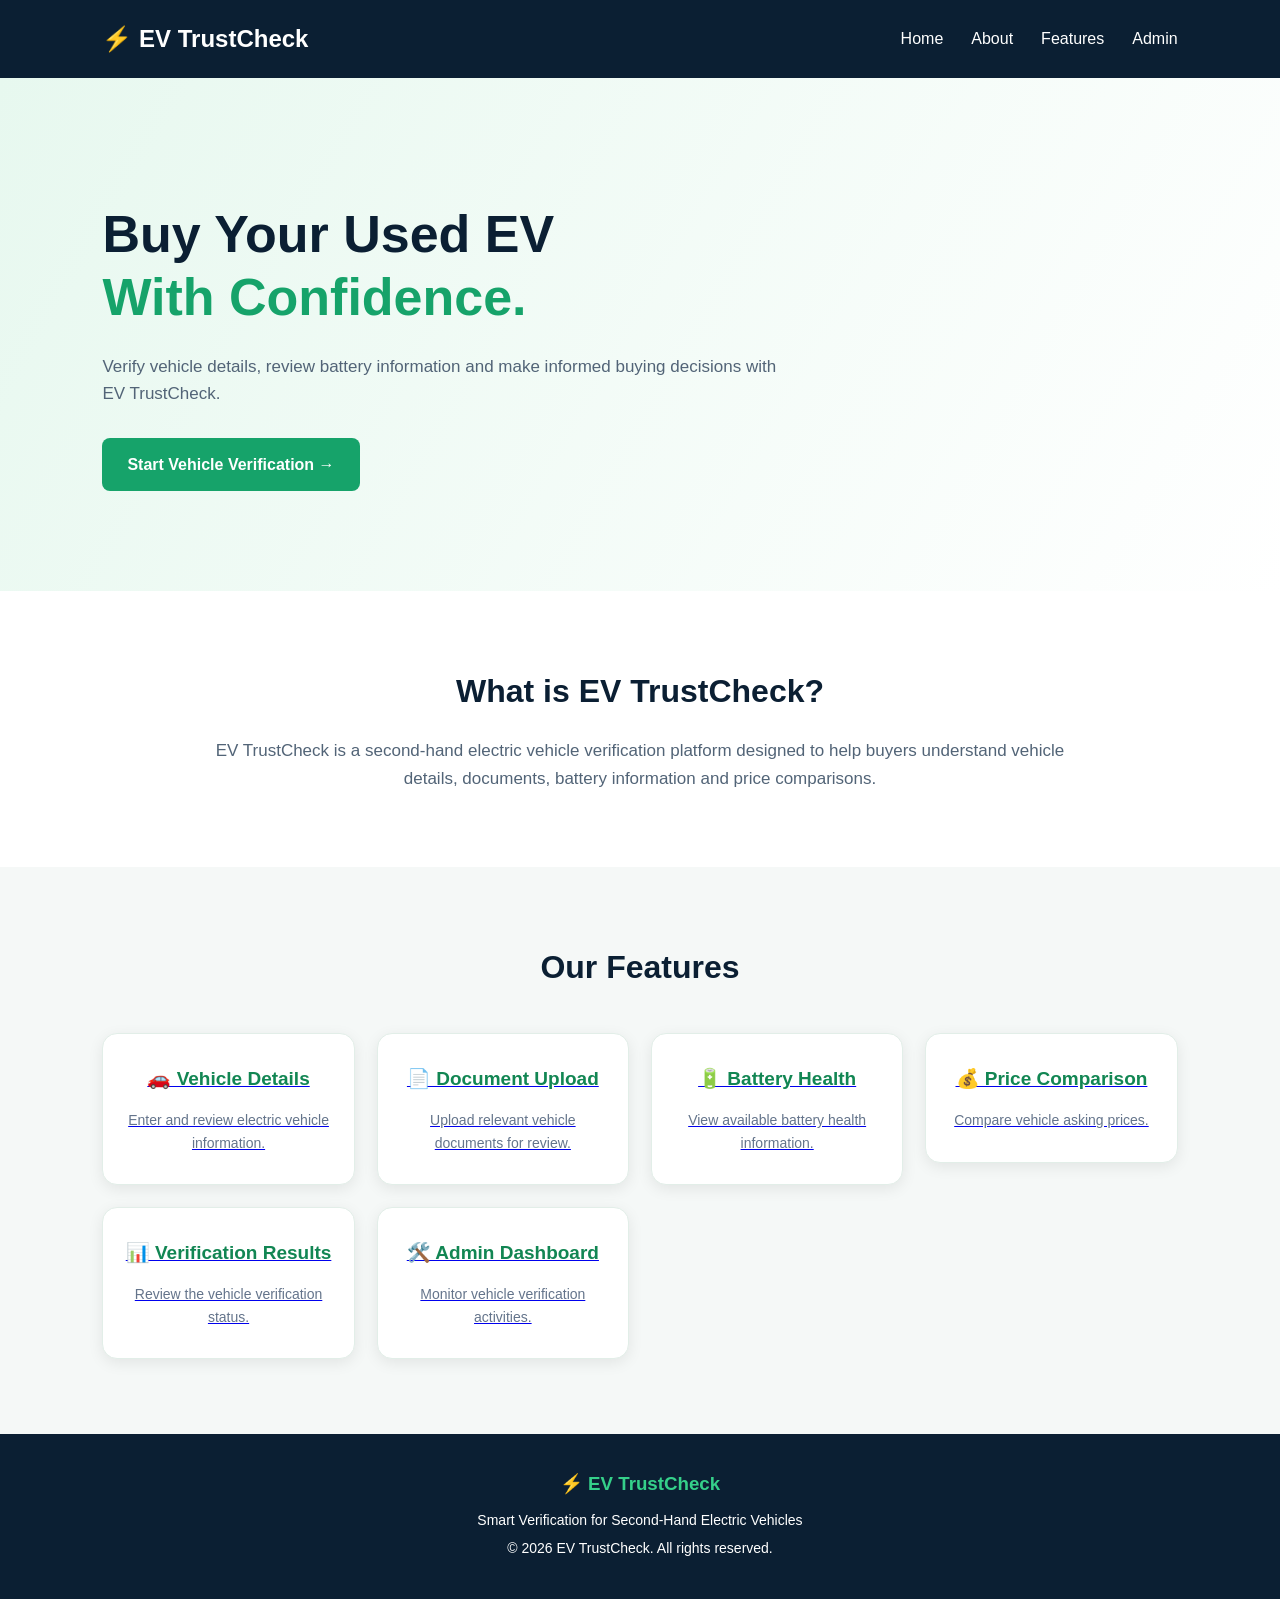
<file: index.html>
<!DOCTYPE html>
<html lang="en">
<head>
    <meta charset="UTF-8">
    <meta name="viewport" content="width=device-width, initial-scale=1.0">
    <title>EV TrustCheck | Smart EV Verification</title>
    <link rel="stylesheet" href="style.css">
</head>

<body>

    <!-- Navigation -->
    <header class="navbar">
        <h2>⚡ EV TrustCheck</h2>

        <nav>
            <a href="index.html">Home</a>
            <a href="#about">About</a>
            <a href="#features">Features</a>
            <a href="admin-dashboard.html">Admin</a>
        </nav>
    </header>

    <!-- Hero Section -->
    <section class="hero">
        <div class="hero-content">
            <h1>
                Buy Your Used EV
                <span>With Confidence.</span>
            </h1>

            <p>
                Verify vehicle details, review battery information
                and make informed buying decisions with EV TrustCheck.
            </p>

            <a href="vehicle-details.html" class="primary-btn">
                Start Vehicle Verification →
            </a>
        </div>
    </section>

    <!-- About Section -->
    <section class="about" id="about">
        <h2>What is EV TrustCheck?</h2>

        <p>
            EV TrustCheck is a second-hand electric vehicle
            verification platform designed to help buyers
            understand vehicle details, documents, battery
            information and price comparisons.
        </p>
    </section>

    <!-- Features Section -->
    <section class="features" id="features">

        <h2>Our Features</h2>

        <div class="feature-container">

            <!-- Vehicle Details -->
            <a href="vehicle-details.html" class="feature-link">
                <div class="feature-card">
                    <h3>🚗 Vehicle Details</h3>
                    <p>Enter and review electric vehicle information.</p>
                </div>
            </a>

            <!-- Document Upload -->
            <a href="document-upload.html" class="feature-link">
                <div class="feature-card">
                    <h3>📄 Document Upload</h3>
                    <p>Upload relevant vehicle documents for review.</p>
                </div>
            </a>

            <!-- Battery Health -->
            <a href="battery-health.html" class="feature-link">
                <div class="feature-card">
                    <h3>🔋 Battery Health</h3>
                    <p>View available battery health information.</p>
                </div>
            </a>

            <!-- Price Comparison -->
            <a href="price-comparison.html" class="feature-link">
                <div class="feature-card">
                    <h3>💰 Price Comparison</h3>
                    <p>Compare vehicle asking prices.</p>
                </div>
            </a>

            <!-- Verification Results -->
            <a href="verification-results.html" class="feature-link">
                <div class="feature-card">
                    <h3>📊 Verification Results</h3>
                    <p>Review the vehicle verification status.</p>
                </div>
            </a>

            <!-- Admin Dashboard -->
            <a href="admin-dashboard.html" class="feature-link">
                <div class="feature-card">
                    <h3>🛠️ Admin Dashboard</h3>
                    <p>Monitor vehicle verification activities.</p>
                </div>
            </a>

        </div>
    </section>

    <!-- Footer -->
    <footer id="contact">
        <h3>⚡ EV TrustCheck</h3>
        <p>Smart Verification for Second-Hand Electric Vehicles</p>
        <p>© 2026 EV TrustCheck. All rights reserved.</p>
    </footer>
<script>
async function checkBackend() {
    try {
        const response = await fetch(
            "https://http-127-0-0-1-5500-frontend-index-html.onrender.com/api/status"
        );

        const data = await response.json();
        console.log("Backend Connected:", data);

    } catch (error) {
        console.error("Backend Connection Failed:", error);
    }
}

checkBackend();
</script>
</body>
</html>
</file>
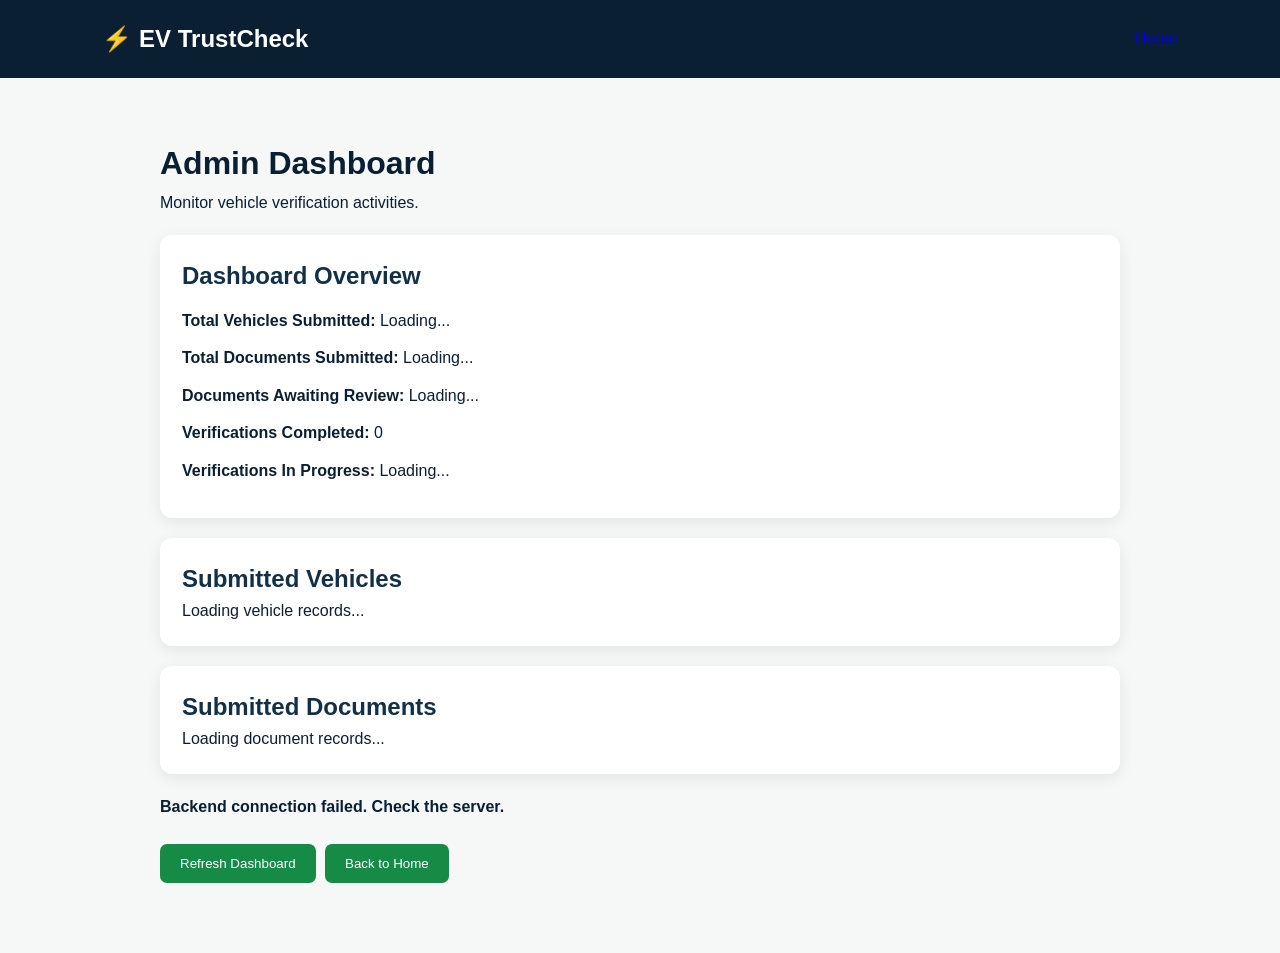
<file: admin-dashboard.html>
<!DOCTYPE html>
<html lang="en">
<head>
    <meta charset="UTF-8">
    <meta name="viewport" content="width=device-width, initial-scale=1.0">
    <title>Admin Dashboard | EV TrustCheck</title>
    <link rel="stylesheet" href="style.css">

    <style>
        .dashboard-container {
            max-width: 1000px;
            margin: 40px auto;
            padding: 20px;
        }

        .dashboard-card {
            background: white;
            padding: 22px;
            margin: 20px 0;
            border-radius: 12px;
            box-shadow: 0 4px 15px rgba(0,0,0,0.08);
        }

        .dashboard-card h2 {

            color: #123047;
        }

        .dashboard-card p {
            margin: 12px 0;
        }

        .record {
            border: 1px solid #ddd;
            padding: 15px;
            margin: 12px 0;
            border-radius: 8px;
        }

        .status {
            color: #b7791f;
            font-weight: bold;
        }

        .dashboard-container button {
            padding: 12px 20px;
            margin: 10px 5px 10px 0;
            border: none;
            border-radius: 7px;
            background: #168b45;
            color: white;
            cursor: pointer;
        }

        #dashboardMessage {
            font-weight: bold;
            margin: 15px 0;
        }
    </style>
</head>

<body>

<header class="navbar">
    <h2>⚡ EV TrustCheck</h2>
    <a href="index.html">Home</a>
</header>

<main class="dashboard-container">

    <h1>Admin Dashboard</h1>
    <p>Monitor vehicle verification activities.</p>

    <section class="dashboard-card">
        <h2>Dashboard Overview</h2>

        <p><strong>Total Vehicles Submitted:</strong>
            <span id="totalVehicles">Loading...</span>
        </p>

        <p><strong>Total Documents Submitted:</strong>
            <span id="totalDocuments">Loading...</span>
        </p>

        <p><strong>Documents Awaiting Review:</strong>
            <span id="documentsPending">Loading...</span>
        </p>

        <p><strong>Verifications Completed:</strong>
            <span id="completed">0</span>
        </p>

        <p><strong>Verifications In Progress:</strong>
            <span id="inProgress">Loading...</span>
        </p>
    </section>

    <section class="dashboard-card">
        <h2>Submitted Vehicles</h2>
        <div id="vehicleList">Loading vehicle records...</div>
    </section>

    <section class="dashboard-card">
        <h2>Submitted Documents</h2>
        <div id="documentList">Loading document records...</div>
    </section>

    <p id="dashboardMessage"></p>

    <button type="button" onclick="loadDashboard()">
        Refresh Dashboard
    </button>

    <a href="index.html">
        <button type="button">Back to Home</button>
    </a>

</main>

<script>
async function loadDashboard() {

    const message = document.getElementById("dashboardMessage");

    try {
        const [vehicleResponse, documentResponse] =
            await Promise.all([
                fetch("https://ev-trustcheck-api.onrender.com/api/vehicles"),
                fetch("https://ev-trustcheck-api.onrender.com/api/documents")
]);



        if (!vehicleResponse.ok || !documentResponse.ok) {
            throw new Error("Unable to load dashboard data");
        }

        const vehicleData = await vehicleResponse.json();
        const documentData = await documentResponse.json();

        const vehicles = vehicleData.vehicles || [];
        const documents = documentData.documents || [];

        // Dashboard counts
        document.getElementById("totalVehicles").textContent =
            vehicleData.total_vehicles ?? vehicles.length;

        document.getElementById("totalDocuments").textContent =
            documentData.total_documents ?? documents.length;

        const pendingCount = documents.filter(
            doc => doc.status === "Pending Review"
        ).length;

        document.getElementById("documentsPending").textContent =
            pendingCount;

        document.getElementById("completed").textContent = 0;

        document.getElementById("inProgress").textContent =
            vehicles.length;

        // Vehicle records
        const vehicleList = document.getElementById("vehicleList");
        vehicleList.innerHTML = "";

        if (vehicles.length === 0) {
            vehicleList.textContent = "No vehicles submitted yet.";
        }

        vehicles.forEach(vehicle => {

            const item = document.createElement("div");
            item.className = "record";

            const title = document.createElement("h3");
            title.textContent =
                `${vehicle.company || ""} ${vehicle.model || ""}`.trim();

            const year = document.createElement("p");
            year.textContent =
                "Year: " + (vehicle.manufacturing_year || "N/A");

            const registration = document.createElement("p");
            registration.textContent =
                "Registration: " +
                (vehicle.registration_number || "N/A");

            const price = document.createElement("p");
            price.textContent =
                "Asking Price: " +
                (vehicle.asking_price_inr
                    ? "₹" + Number(vehicle.asking_price_inr).toLocaleString("en-IN")
                    : "N/A");

            const status = document.createElement("p");
            status.textContent = "Status: Pending Verification";
            status.className = "status";

            item.append(title, year, registration, price, status);
            vehicleList.appendChild(item);
        });

        // Document records
        const documentList = document.getElementById("documentList");
        documentList.innerHTML = "";

        if (documents.length === 0) {
            documentList.textContent = "No documents submitted yet.";
        }

        documents.forEach(record => {

            const item = document.createElement("div");
            item.className = "record";

            const title = document.createElement("h3");
            title.textContent = "Document Record #" + record.id;
            item.appendChild(title);

            Object.entries(record.documents || {}).forEach(
                ([type, file]) => {

                    const p = document.createElement("p");

                    p.textContent =
                        type.toUpperCase() + ": " +
                        (file.filename || "Unknown file");

                    item.appendChild(p);
                }
            );

            const status = document.createElement("p");
            status.textContent =
                "Status: " + (record.status || "Pending Review");
            status.className = "status";

            item.appendChild(status);
            documentList.appendChild(item);
        });

        message.textContent =
            "Dashboard connected successfully!";

    } catch (error) {

        message.textContent =
            "Backend connection failed. Check the server.";

        console.error(error);
    }
}

loadDashboard();
</script>

</body>
</html>
</file>
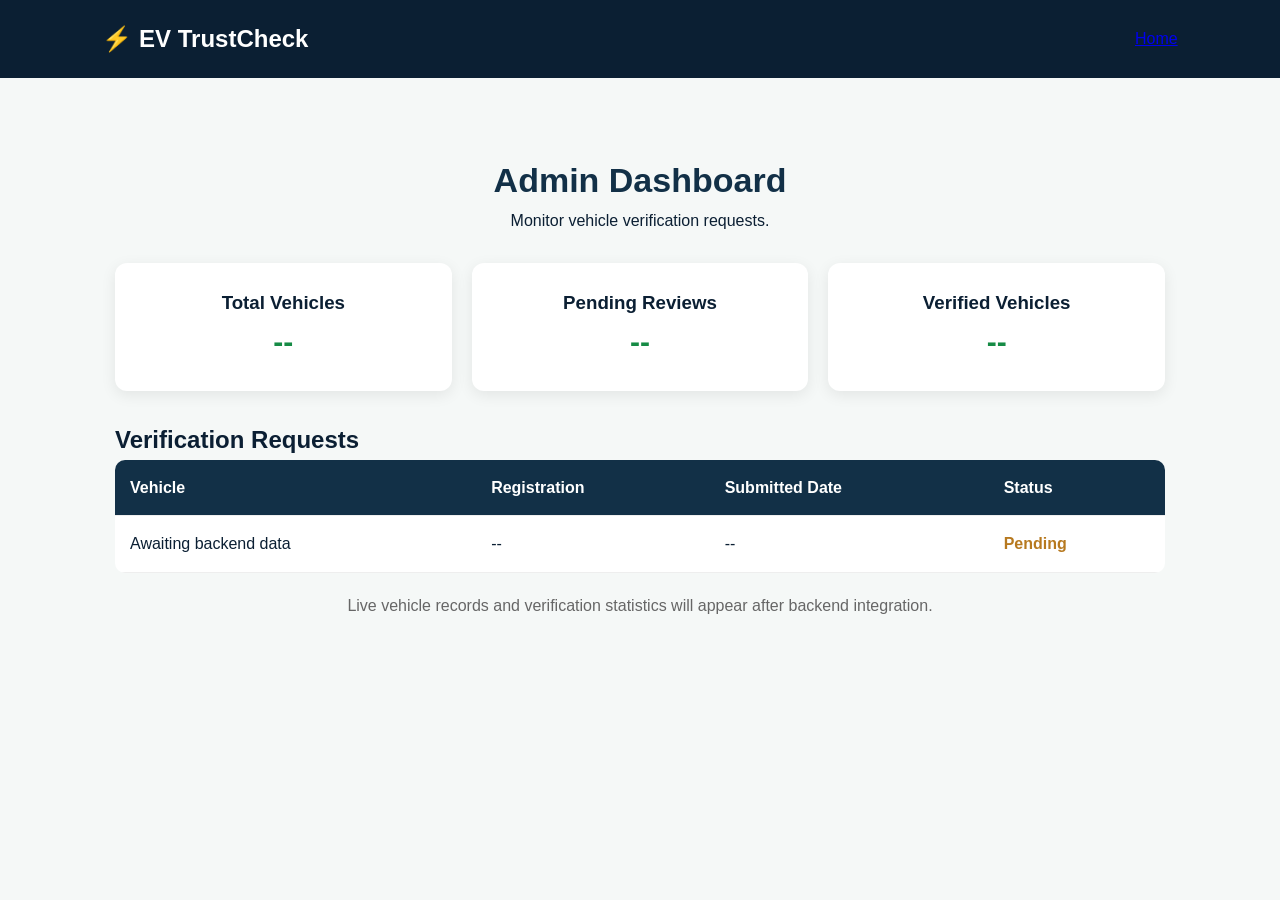
<file: admin.html>
<!DOCTYPE html>
<html lang="en">
<head>
    <meta charset="UTF-8">
    <meta name="viewport" content="width=device-width, initial-scale=1.0">
    <title>Admin Dashboard | EV TrustCheck</title>
    <link rel="stylesheet" href="style.css">

    <style>
        .admin-container {
            max-width: 1100px;
            margin: 50px auto;
            padding: 25px;
        }

        .admin-header {
            text-align: center;
            margin-bottom: 30px;
        }

        .admin-header h1 {
            color: #123047;
            font-size: 34px;
        }

        .admin-stats {
            display: grid;
            grid-template-columns: repeat(auto-fit, minmax(200px, 1fr));
            gap: 20px;
            margin-bottom: 30px;
        }

        .stat-card {
            background: white;
            padding: 25px;
            border-radius: 12px;
            text-align: center;
            box-shadow: 0 4px 15px rgba(0,0,0,0.08);
        }

        .stat-card h2 {
            color: #168b45;
            font-size: 30px;
        }

        .admin-table {
            width: 100%;
            border-collapse: collapse;
            background: white;
            border-radius: 10px;
            overflow: hidden;
        }

        .admin-table th,
        .admin-table td {
            padding: 15px;
            border-bottom: 1px solid #eee;
            text-align: left;
        }

        .admin-table th {
            background: #123047;
            color: white;
        }

        .pending {
            color: #b7791f;
            font-weight: bold;
        }

        .admin-note {
            margin-top: 20px;
            color: #666;
            text-align: center;
        }

        @media (max-width: 650px) {
            .admin-container {
                padding: 12px;
                overflow-x: auto;
            }

            .admin-table {
                min-width: 600px;
            }
        }
    </style>
</head>

<body>

    <header class="navbar">
        <h2>⚡ EV TrustCheck</h2>
        <a href="index.html">Home</a>
    </header>

    <main class="admin-container">

        <div class="admin-header">
            <h1>Admin Dashboard</h1>
            <p>Monitor vehicle verification requests.</p>
        </div>

        <section class="admin-stats">

            <div class="stat-card">
                <h3>Total Vehicles</h3>
                <h2>--</h2>
            </div>

            <div class="stat-card">
                <h3>Pending Reviews</h3>
                <h2>--</h2>
            </div>

            <div class="stat-card">
                <h3>Verified Vehicles</h3>
                <h2>--</h2>
            </div>

        </section>

        <h2>Verification Requests</h2>

        <table class="admin-table">
            <thead>
                <tr>
                    <th>Vehicle</th>
                    <th>Registration</th>
                    <th>Submitted Date</th>
                    <th>Status</th>
                </tr>
            </thead>

            <tbody>
                <tr>
                    <td>Awaiting backend data</td>
                    <td>--</td>
                    <td>--</td>
                    <td class="pending">Pending</td>
                </tr>
            </tbody>
        </table>

        <p class="admin-note">
            Live vehicle records and verification statistics
            will appear after backend integration.
        </p>

    </main>

</body>
</html>
</file>
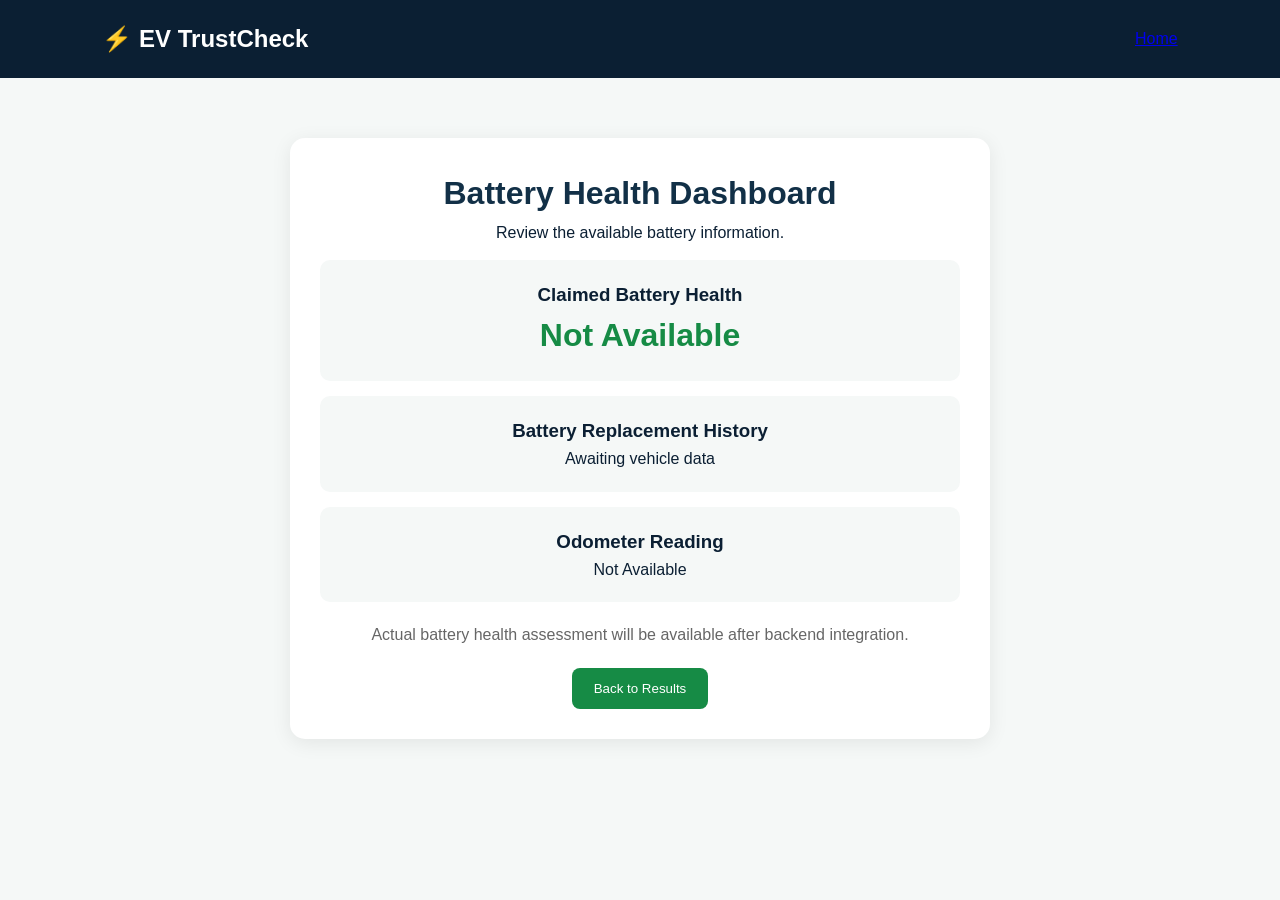
<file: battery-health.html>
<!DOCTYPE html>
<html lang="en">
<head>
    <meta charset="UTF-8">
    <meta name="viewport" content="width=device-width, initial-scale=1.0">
    <title>Battery Health | EV TrustCheck</title>
    <link rel="stylesheet" href="style.css">

    <style>
        .battery-container {
            max-width: 700px;
            margin: 60px auto;
            padding: 30px;
            background: white;
            border-radius: 15px;
            box-shadow: 0 4px 20px rgba(0,0,0,0.08);
            text-align: center;
        }

        .battery-container h1 {
            color: #123047;
        }

        .battery-card {
            background: #f5f8f7;
            padding: 20px;
            margin: 15px 0;
            border-radius: 10px;
        }

        .battery-value {
            font-size: 32px;
            font-weight: bold;
            color: #168b45;
        }

        .battery-note {
            color: #666;
            margin: 20px 0;
        }

        .battery-container button {
            padding: 13px 22px;
            background: #168b45;
            color: white;
            border: none;
            border-radius: 8px;
            cursor: pointer;
        }
    </style>
</head>

<body>

    <header class="navbar">
        <h2>⚡ EV TrustCheck</h2>
        <a href="index.html">Home</a>
    </header>

    <main class="battery-container">

        <h1>Battery Health Dashboard</h1>
        <p>Review the available battery information.</p>

        <div class="battery-card">
            <h3>Claimed Battery Health</h3>
            <div class="battery-value" id="batteryValue">Not Available</div>
        </div>

        <div class="battery-card">
            <h3>Battery Replacement History</h3>
            <p id="replacementValue">Awaiting vehicle data</p>
        </div>

        <div class="battery-card">
            <h3>Odometer Reading</h3>
            <p id="odometerValue">Not Available</p>
        </div>

        <p class="battery-note">
            Actual battery health assessment will be available after backend integration.
        </p>

        <button onclick="location.href='verification-results.html'">
            Back to Results
        </button>

    </main>

    <script>
        const savedData = sessionStorage.getItem("vehicleDetails");

        if (savedData) {
            const vehicle = JSON.parse(savedData);

            document.getElementById("batteryValue").textContent =
                vehicle.claimed_battery_health_pct + "%";

            document.getElementById("replacementValue").textContent =
                vehicle.battery_replacement_history;

            document.getElementById("odometerValue").textContent =
                vehicle.odometer_km + " km";
        }
    </script>

</body>
</html>
</file>
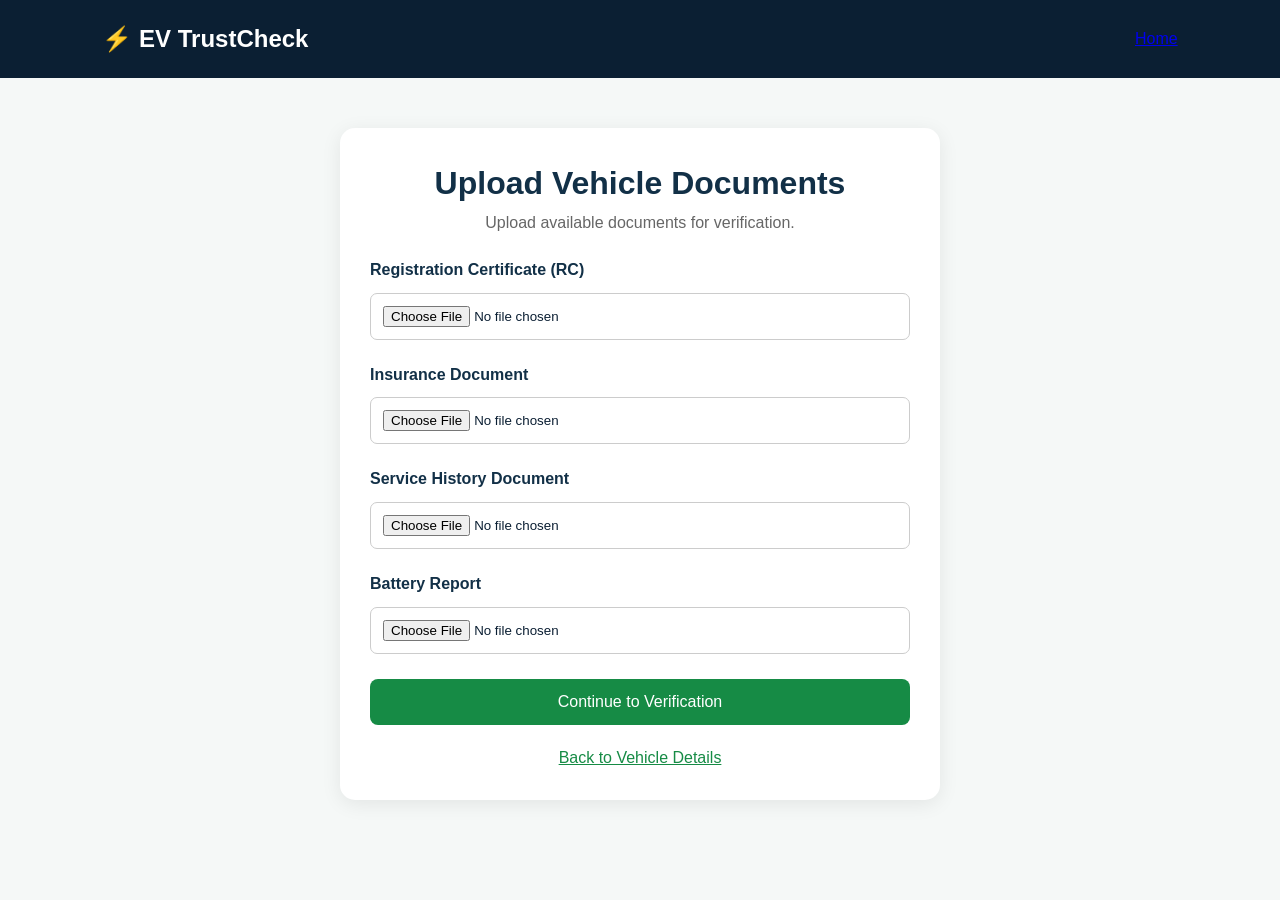
<file: document-upload.html>
<!DOCTYPE html>
<html lang="en">
<head>
    <meta charset="UTF-8">
    <meta name="viewport" content="width=device-width, initial-scale=1.0">
    <title>Document Upload | EV TrustCheck</title>
    <link rel="stylesheet" href="style.css">

    <style>
        .upload-container {
            max-width: 600px;
            margin: 50px auto;
            padding: 30px;
            background: white;
            border-radius: 15px;
            box-shadow: 0 4px 20px rgba(0,0,0,0.08);
        }
        .upload-container h1 {
            color: #123047;
            text-align: center;
        }
        .upload-container p {
            text-align: center;
            color: #666;
        }
        .upload-container label {
            display: block;
            margin-top: 22px;
            font-weight: bold;
            color: #123047;
        }
        .upload-container input[type="file"] {
            width: 100%;
            margin-top: 10px;
            padding: 12px;
            border: 1px solid #ccc;
            border-radius: 7px;
        }
        .upload-container button {
            width: 100%;
            margin-top: 25px;
            padding: 14px;
            background: #168b45;
            color: white;
            border: none;
            border-radius: 8px;
            font-size: 16px;
            cursor: pointer;
        }
        .back-link {
            display: block;
            text-align: center;
            margin-top: 20px;
            color: #168b45;
        }
    </style>
</head>

<body>
    <header class="navbar">
        <h2>⚡ EV TrustCheck</h2>
        <a href="index.html">Home</a>
    </header>

    <main class="upload-container">
        <h1>Upload Vehicle Documents</h1>
        <p>Upload available documents for verification.</p>

        <form id="uploadForm">
            <label for="rc">Registration Certificate (RC)</label>
            <input type="file" id="rc" accept=".pdf,.jpg,.jpeg,.png">

            <label for="insurance">Insurance Document</label>
            <input type="file" id="insurance" accept=".pdf,.jpg,.jpeg,.png">

            <label for="service">Service History Document</label>
            <input type="file" id="service" accept=".pdf,.jpg,.jpeg,.png">

            <label for="battery">Battery Report</label>
            <input type="file" id="battery" accept=".pdf,.jpg,.jpeg,.png">

            <button type="submit" id="submitBtn">
                Continue to Verification
            </button>
        </form>

        <p id="uploadMessage"></p>

        <a class="back-link" href="vehicle-details.html">
            Back to Vehicle Details
        </a>
    </main>

    <script>
    document.getElementById("uploadForm").addEventListener(
        "submit", async function(event) {
            event.preventDefault();

            const fields = ["rc", "insurance", "service", "battery"];
            const documents = {};

            fields.forEach(function(id) {
                const file = document.getElementById(id).files[0];

                if (file) {
                    documents[id] = {
                        filename: file.name,
                        file_type: file.type,
                        size: file.size
                    };
                }
            });

            const message = document.getElementById("uploadMessage");
            const button = document.getElementById("submitBtn");

            button.disabled = true;
            message.textContent = "Saving document information...";

            try {
                const response = await fetch(
                    "https://http-127-0-0-1-5500-frontend-index-html.onrender.com/api/documents",
                    {
                        method: "POST",
                        headers: {
                            "Content-Type": "application/json"
                        },
                        body: JSON.stringify({ documents: documents })
                    }
                );

                const result = await response.json();

                if (!response.ok) {
                    throw new Error(result.message || "Upload failed");
                }

                sessionStorage.setItem(
                    "documentDetails",
                    JSON.stringify(documents)
                );

                message.textContent = "Document information saved!";
                window.location.href = "verification-results.html";

            } catch (error) {
                message.textContent =
                    "Backend API not available yet: " + error.message;
                button.disabled = false;
            }
        }
    );
    </script>
</body>
</html>
</file>
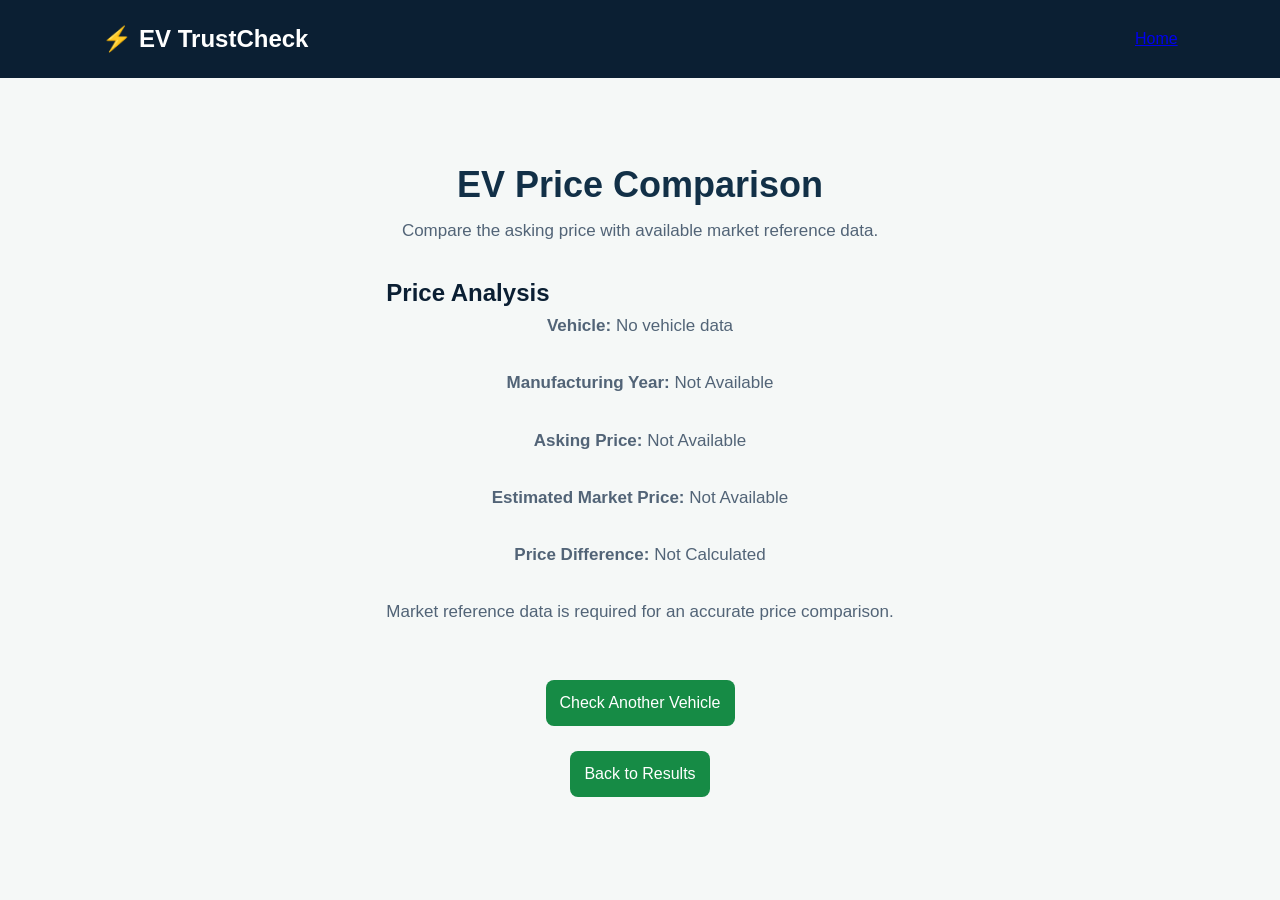
<file: price-comparison.html>
<!DOCTYPE html>
<html lang="en">
<head>
    <meta charset="UTF-8">
    <meta name="viewport" content="width=device-width, initial-scale=1.0">
    <title>Price Comparison | EV TrustCheck</title>
    <link rel="stylesheet" href="style.css">
</head>

<body>

    <header class="navbar">
        <h2>⚡ EV TrustCheck</h2>
        <a href="index.html">Home</a>
    </header>

    <section class="hero vehicle-page">

        <h1>EV Price Comparison</h1>
        <p>Compare the asking price with available market reference data.</p>

        <div class="result-card">

            <h2>Price Analysis</h2>

            <p>
                <strong>Vehicle:</strong>
                <span id="vehicleName">Loading...</span>
            </p>

            <p>
                <strong>Manufacturing Year:</strong>
                <span id="vehicleYear">Loading...</span>
            </p>

            <p>
                <strong>Asking Price:</strong>
                <span id="askingPrice">Loading...</span>
            </p>

            <p>
                <strong>Estimated Market Price:</strong>
                <span id="marketPrice">Not Available</span>
            </p>

            <p>
                <strong>Price Difference:</strong>
                <span id="priceDifference">Not Available</span>
            </p>

            <p class="result-note" id="priceMessage">
                Market reference data is not connected yet.
            </p>

        </div>

        <a href="vehicle-details.html">
            <button type="button">Check Another Vehicle</button>
        </a>

        <a href="verification-results.html">
            <button type="button">Back to Results</button>
        </a>

    </section>

    <script>
        const vehicle = JSON.parse(
            sessionStorage.getItem("vehicleDetails") || "{}"
        );

        const vehicleName =
            `${vehicle.company || ""} ${vehicle.model || ""}`.trim();

        document.getElementById("vehicleName").textContent =
            vehicleName || "No vehicle data";

        document.getElementById("vehicleYear").textContent =
            vehicle.manufacturing_year || "Not Available";

        document.getElementById("askingPrice").textContent =
            vehicle.asking_price_inr
                ? "₹" + Number(vehicle.asking_price_inr).toLocaleString("en-IN")
                : "Not Available";

        document.getElementById("marketPrice").textContent =
            "Not Available";

        document.getElementById("priceDifference").textContent =
            "Not Calculated";

        document.getElementById("priceMessage").textContent =
            "Market reference data is required for an accurate price comparison.";
    </script>

</body>
</html>
</file>
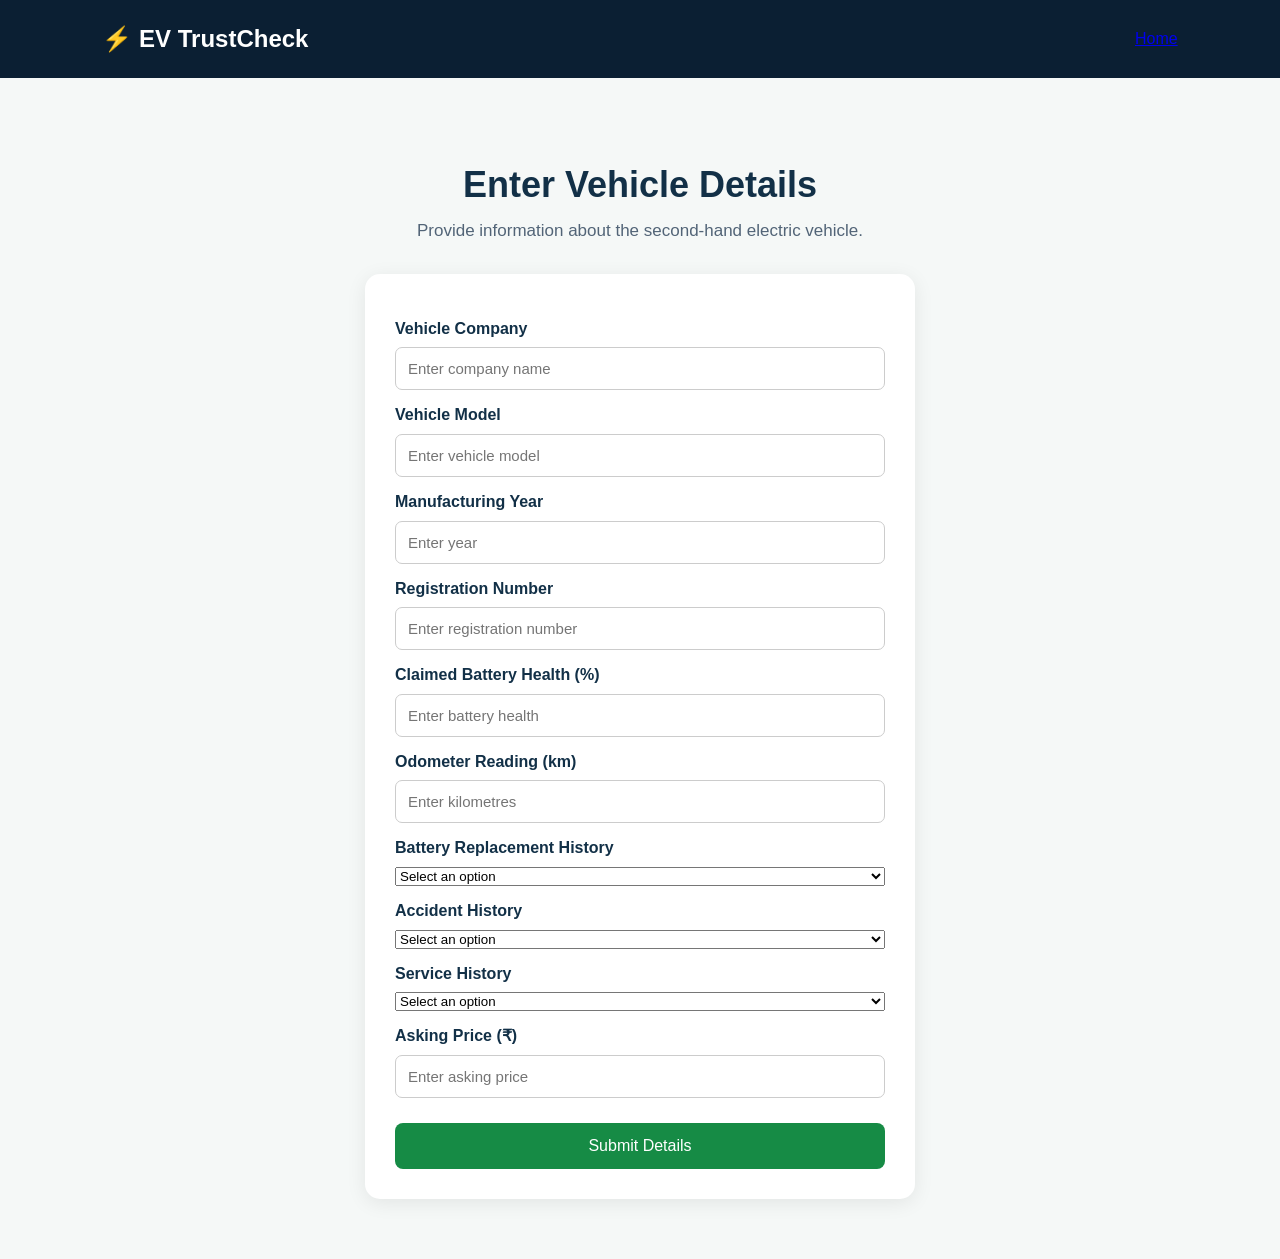
<file: vehicle-details.html>
<!DOCTYPE html>
<html lang="en">
<head>
    <meta charset="UTF-8">
    <meta name="viewport" content="width=device-width, initial-scale=1.0">
    <title>Vehicle Details | EV TrustCheck</title>
    <link rel="stylesheet" href="style.css">
</head>

<body>

    <header class="navbar">
        <h2>⚡ EV TrustCheck</h2>
        <a href="index.html">Home</a>
    </header>

    <section class="hero vehicle-page">

        <h1>Enter Vehicle Details</h1>
        <p>Provide information about the second-hand electric vehicle.</p>

        <form id="vehicleForm">

            <label for="company">Vehicle Company</label>
            <input type="text" id="company" name="company"
                   placeholder="Enter company name" required>

            <label for="model">Vehicle Model</label>
            <input type="text" id="model" name="model"
                   placeholder="Enter vehicle model" required>

            <label for="year">Manufacturing Year</label>
            <input type="number" id="year" name="manufacturing_year"
                   placeholder="Enter year" min="2000" max="2026" required>

            <label for="registration">Registration Number</label>
            <input type="text" id="registration" name="registration_number"
                   placeholder="Enter registration number" required>

            <label for="battery">Claimed Battery Health (%)</label>
            <input type="number" id="battery"
                   name="claimed_battery_health_pct"
                   placeholder="Enter battery health"
                   min="0" max="100" required>

            <label for="odometer">Odometer Reading (km)</label>
            <input type="number" id="odometer" name="odometer_km"
                   placeholder="Enter kilometres" min="0" required>

            <label for="replacement">Battery Replacement History</label>
            <select id="replacement" name="battery_replacement_history" required>
                <option value="">Select an option</option>
                <option value="Yes">Yes</option>
                <option value="No">No</option>
                <option value="Unknown">Unknown</option>
            </select>

            <label for="accident">Accident History</label>
            <select id="accident" name="accident_history" required>
                <option value="">Select an option</option>
                <option value="Yes">Yes</option>
                <option value="No">No</option>
                <option value="Unknown">Unknown</option>
            </select>

            <label for="service">Service History</label>
            <select id="service" name="service_history" required>
                <option value="">Select an option</option>
                <option value="Available">Available</option>
                <option value="Not Available">Not Available</option>
                <option value="Unknown">Unknown</option>
            </select>

            <label for="price">Asking Price (₹)</label>
            <input type="number" id="price" name="asking_price_inr"
                   placeholder="Enter asking price" min="1" required>

            <button type="submit">Submit Details</button>

        </form>

    </section>

    <script>
const vehicleForm = document.getElementById("vehicleForm");

vehicleForm.addEventListener("submit", async function(event) {
    event.preventDefault();

    const vehicleData = Object.fromEntries(
        new FormData(vehicleForm).entries()
    );

    try {
        const response = await fetch(
            "https://http-127-0-0-1-5500-frontend-index-html.onrender.com/api/vehicles",
            {
                method: "POST",
                headers: {
                    "Content-Type": "application/json"
                },
                body: JSON.stringify(vehicleData)
            }
        );

        const result = await response.json();

        if (response.ok) {
            sessionStorage.setItem(
                "vehicleDetails",
                JSON.stringify(result.vehicle)
            );

            alert("Vehicle details saved successfully!");
            window.location.href = "document-upload.html";
        } else {
            alert(result.message || "Unable to save vehicle details");
        }

    } catch (error) {
        alert("Backend connection failed. Check your backend server.");
        console.error(error);
    }
});
</script>
</file>
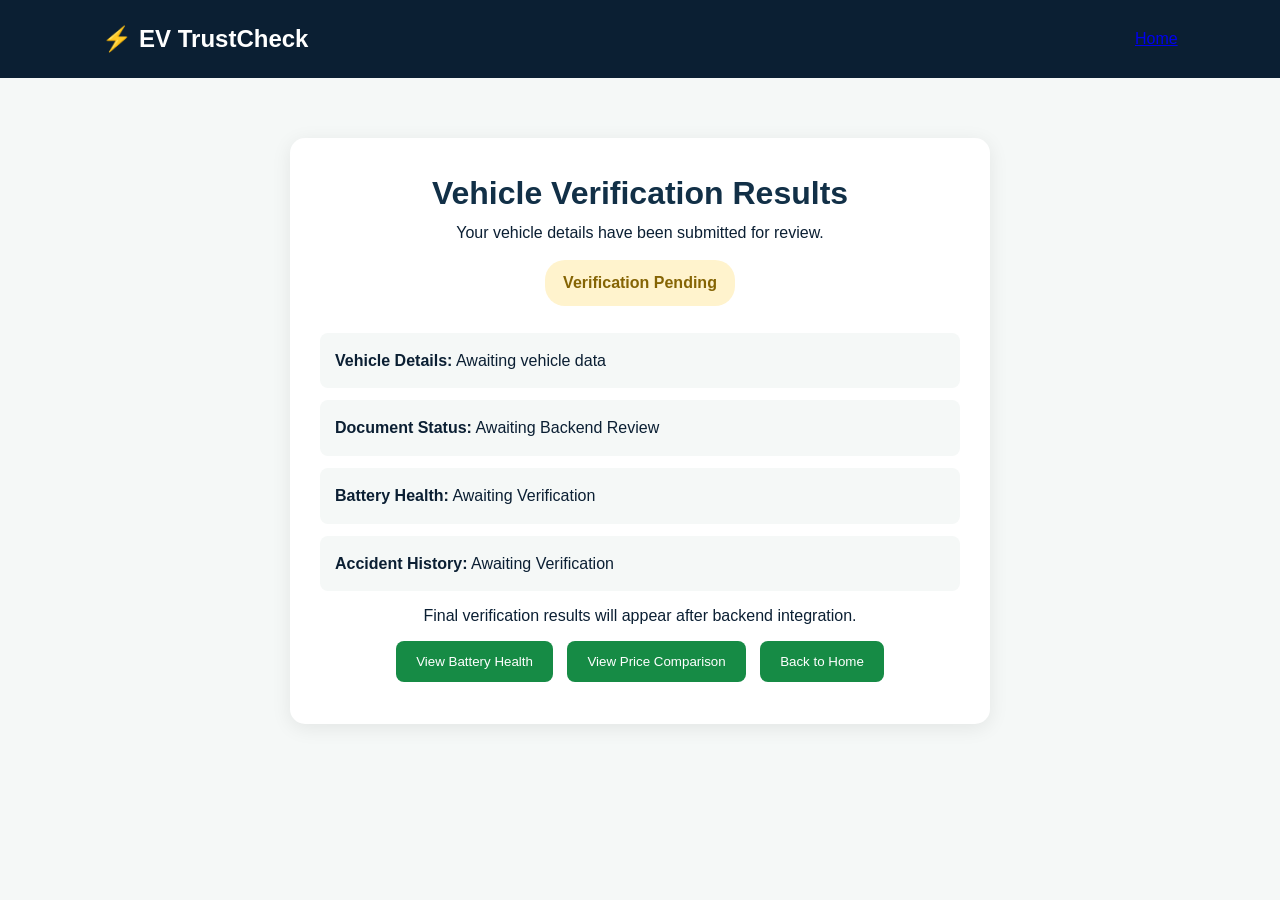
<file: verification-results.html>
<!DOCTYPE html>
<html lang="en">
<head>
    <meta charset="UTF-8">
    <meta name="viewport" content="width=device-width, initial-scale=1.0">
    <title>Verification Results | EV TrustCheck</title>
    <link rel="stylesheet" href="style.css">

    <style>
        .result-container {
            max-width: 700px;
            margin: 60px auto;
            padding: 30px;
            background: white;
            border-radius: 15px;
            box-shadow: 0 4px 20px rgba(0,0,0,0.08);
            text-align: center;
        }

        .result-container h1 {
            color: #123047;
        }

        .status {
            display: inline-block;
            padding: 10px 18px;
            margin: 15px;
            background: #fff3cd;
            color: #856404;
            border-radius: 20px;
            font-weight: bold;
        }

        .result-item {
            padding: 15px;
            margin: 12px 0;
            background: #f5f8f7;
            border-radius: 8px;
            text-align: left;
        }

        .result-container button {
            margin: 12px 5px;
            padding: 13px 20px;
            background: #168b45;
            color: white;
            border: none;
            border-radius: 8px;
            cursor: pointer;
        }

        .result-container button:hover {
            background: #106b35;
        }
    </style>
</head>

<body>

    <header class="navbar">
        <h2>⚡ EV TrustCheck</h2>
        <a href="index.html">Home</a>
    </header>

    <main class="result-container">

        <h1>Vehicle Verification Results</h1>

        <p>Your vehicle details have been submitted for review.</p>

        <div class="status">Verification Pending</div>

        <div class="result-item">
            <strong>Vehicle Details:</strong>
            <span id="vehicleName">Awaiting vehicle data</span>
        </div>

        <div class="result-item">
            <strong>Document Status:</strong>
            Awaiting Backend Review
        </div>

        <div class="result-item">
            <strong>Battery Health:</strong>
            Awaiting Verification
        </div>

        <div class="result-item">
            <strong>Accident History:</strong>
            Awaiting Verification
        </div>

        <p>
            Final verification results will appear after backend integration.
        </p>

        <button onclick="location.href='battery-health.html'">
            View Battery Health
        </button>

        <button onclick="location.href='price-comparison.html'">
            View Price Comparison
        </button>

        <button onclick="location.href='index.html'">
            Back to Home
        </button>

    </main>

    <script>
        const savedData = sessionStorage.getItem("vehicleDetails");

        if (savedData) {
            const vehicle = JSON.parse(savedData);

            document.getElementById("vehicleName").textContent =
                vehicle.company + " " + vehicle.model;
        }
    </script>

</body>
</html>
</file>
<file: style.css>
* {
    margin: 0;
    padding: 0;
    box-sizing: border-box;
}

html {
    scroll-behavior: smooth;
}

body {
    font-family: Arial, sans-serif;
    background: #f5f8f7;
    color: #0b1f33;
    line-height: 1.6;
}

/* Navigation */
.navbar {
    background: #0b1f33;
    color: white;
    padding: 20px 8%;
    display: flex;
    justify-content: space-between;
    align-items: center;
}

.logo {
    font-size: 25px;
    font-weight: bold;
    color: #35d08a;
}

.navbar nav {
    display: flex;
    gap: 28px;
}

.navbar nav a {
    color: white;
    text-decoration: none;
}

.navbar nav a:hover {
    color: #35d08a;
}

/* Hero */
.hero {
    min-height: 480px;
    padding: 100px 8%;
    display: flex;
    align-items: center;
    background: linear-gradient(120deg, #e7f8ef, white);
}

.hero-content {
    max-width: 700px;
}

.tag {
    background: #d4f5e4;
    color: #128653;
    padding: 9px 16px;
    border-radius: 25px;
    font-size: 13px;
    font-weight: bold;
}

.hero h1 {
    font-size: 52px;
    line-height: 1.2;
    margin: 25px 0;
    color: #0b1f33;
}

.hero h1 span {
    color: #16a36a;
    display: block;
}

.hero p {
    font-size: 17px;
    color: #526477;
    margin-bottom: 30px;
}

.primary-btn {
    display: inline-block;
    background: #16a36a;
    color: white;
    padding: 14px 25px;
    border-radius: 8px;
    text-decoration: none;
    font-weight: bold;
}

/* About */
.about {
    text-align: center;
    padding: 75px 10%;
    background: white;
}

.about h2,
.features h2 {
    font-size: 32px;
    margin-bottom: 20px;
}

.about p {
    max-width: 850px;
    margin: auto;
    color: #526477;
    font-size: 17px;
}

/* Features */
.features {
    padding: 75px 8%;
    text-align: center;
}

.feature-container {
    display: grid;
    grid-template-columns: repeat(4, 1fr);
    gap: 22px;
    margin-top: 40px;
}

.feature-card {
    background: white;
    padding: 30px 20px;
    border-radius: 12px;
    border: 1px solid #e2eee8;
    box-shadow: 0 5px 20px rgba(11, 31, 51, 0.06);
    transition: 0.3s;
}

.feature-card:hover {
    transform: translateY(-6px);
    border-color: #16a36a;
}

.feature-card h3 {
    color: #128653;
    margin-bottom: 15px;
    font-size: 19px;
}

.feature-card p {
    color: #64748b;
    font-size: 14px;
}

/* Footer */
footer {
    background: #0b1f33;
    color: white;
    text-align: center;
    padding: 35px 15px;
}

footer h3 {
    color: #35d08a;
    margin-bottom: 10px;
}

footer p {
    font-size: 14px;
    margin: 5px;
}

/* Responsive */
@media (max-width: 900px) {
    .feature-container {
        grid-template-columns: repeat(2, 1fr);
    }

    .hero h1 {
        font-size: 40px;
    }
}

@media (max-width: 600px) {
    .navbar {
        flex-direction: column;
        gap: 15px;
    }

    .navbar nav {
        flex-wrap: wrap;
        justify-content: center;
        gap: 15px;
    }

    .hero {
        padding: 70px 7%;
    }

    .hero h1 {
        font-size: 34px;
    }

    .feature-container {
        grid-template-columns: 1fr;
    }
}
/* Feature Card Hover Effect */
.feature-card {
    background: white;
    padding: 30px 20px;
    border-radius: 15px;
    box-shadow: 0 4px 15px rgba(0,0,0,0.08);
    transition: 0.3s ease;
    cursor: pointer;
}

.feature-card:hover {
    transform: translateY(-8px);
    box-shadow: 0 10px 25px rgba(0,0,0,0.15);
}
/* Vehicle Details Page */

.vehicle-page {
    display: flex;
    flex-direction: column;
    align-items: center;
    padding: 60px 20px;
    background: #f5f8f7;
    min-height: 80vh;
}

.vehicle-page h1 {
    color: #123047;
    font-size: 36px;
    margin-bottom: 10px;
}

.vehicle-page p {
    margin-bottom: 30px;
    text-align: center;
}

.vehicle-page form {
    display: flex;
    flex-direction: column;
    width: 100%;
    max-width: 550px;
    background: white;
    padding: 30px;
    border-radius: 15px;
    box-shadow: 0 4px 20px rgba(0,0,0,0.08);
}

.vehicle-page label {
    margin: 12px 0 6px;
    font-weight: bold;
    color: #123047;
}

.vehicle-page input {
    padding: 12px;
    border: 1px solid #ccc;
    border-radius: 7px;
    font-size: 15px;
}

.vehicle-page button {
    margin-top: 25px;
    padding: 14px;
    background: #168b45;
    color: white;
    border: none;
    border-radius: 8px;
    font-size: 16px;
    cursor: pointer;
}

.vehicle-page button:hover {
    background: #106b35;
}
</file>
